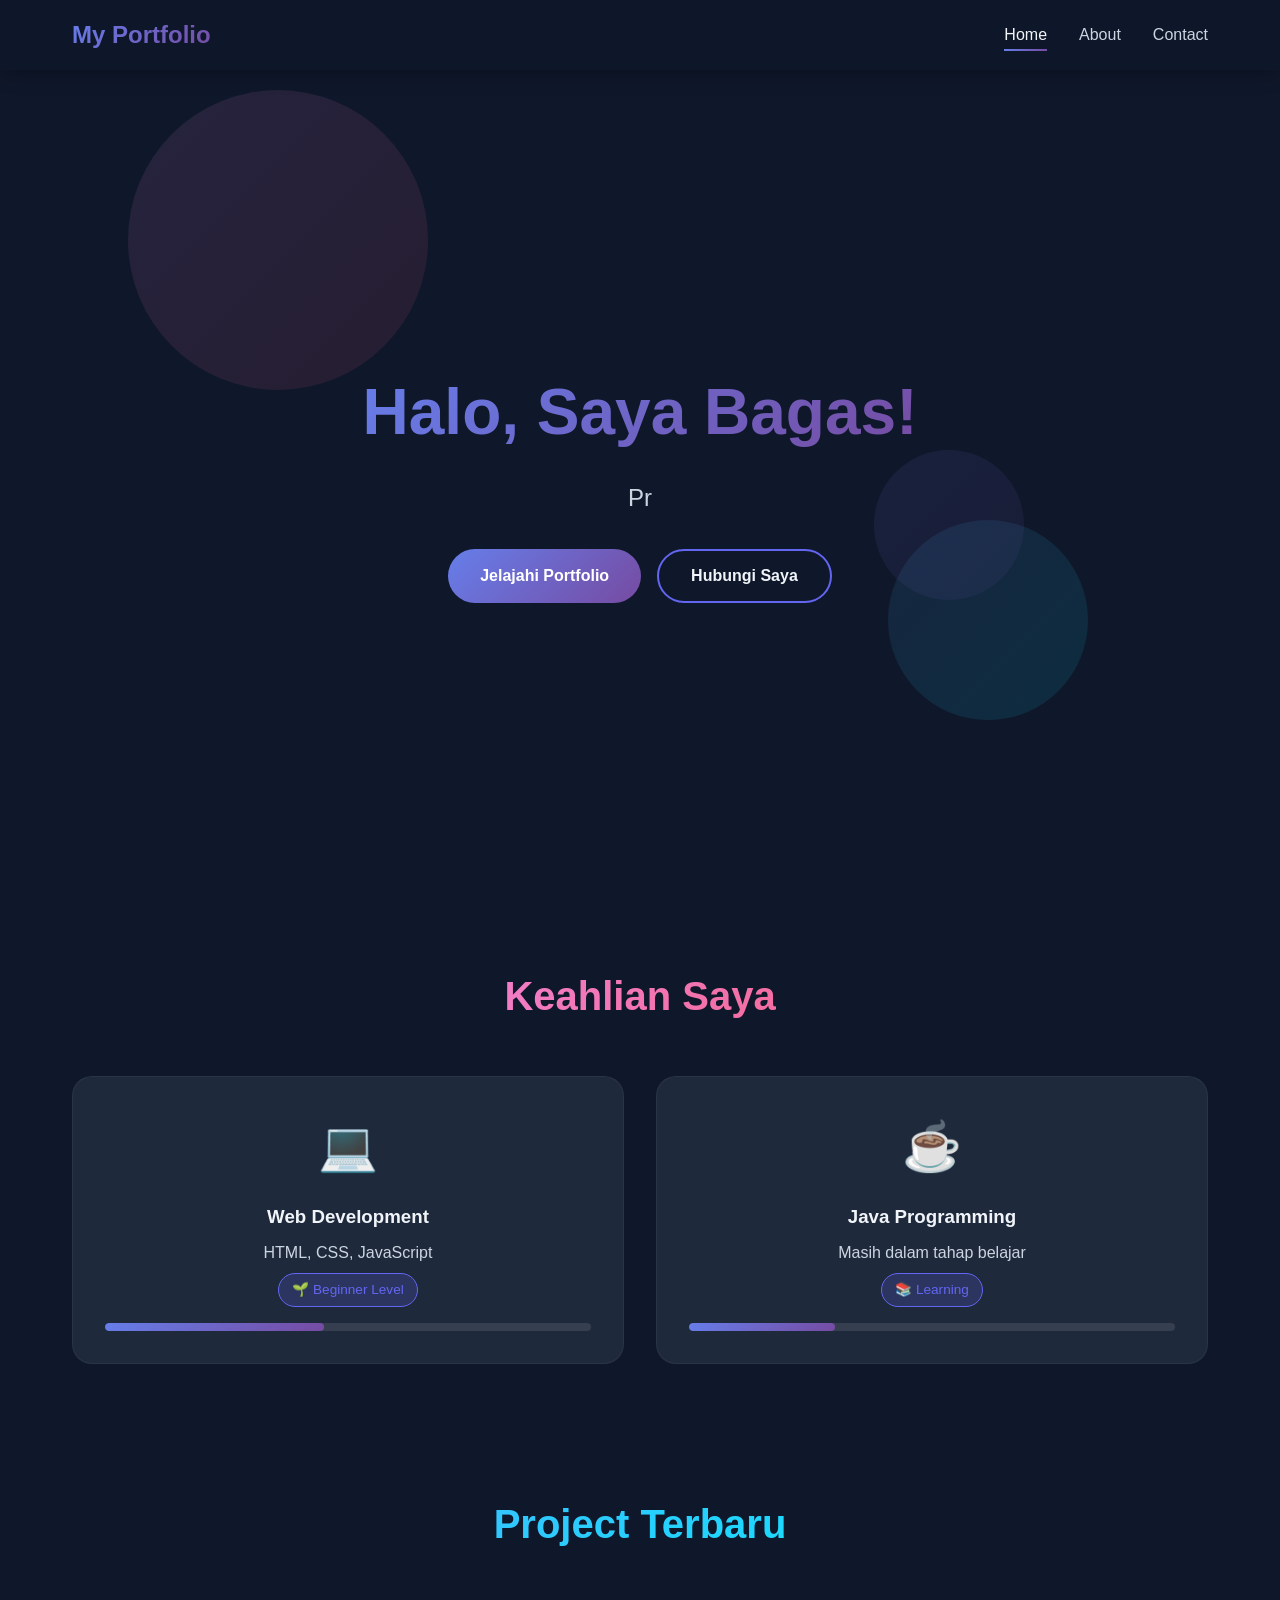
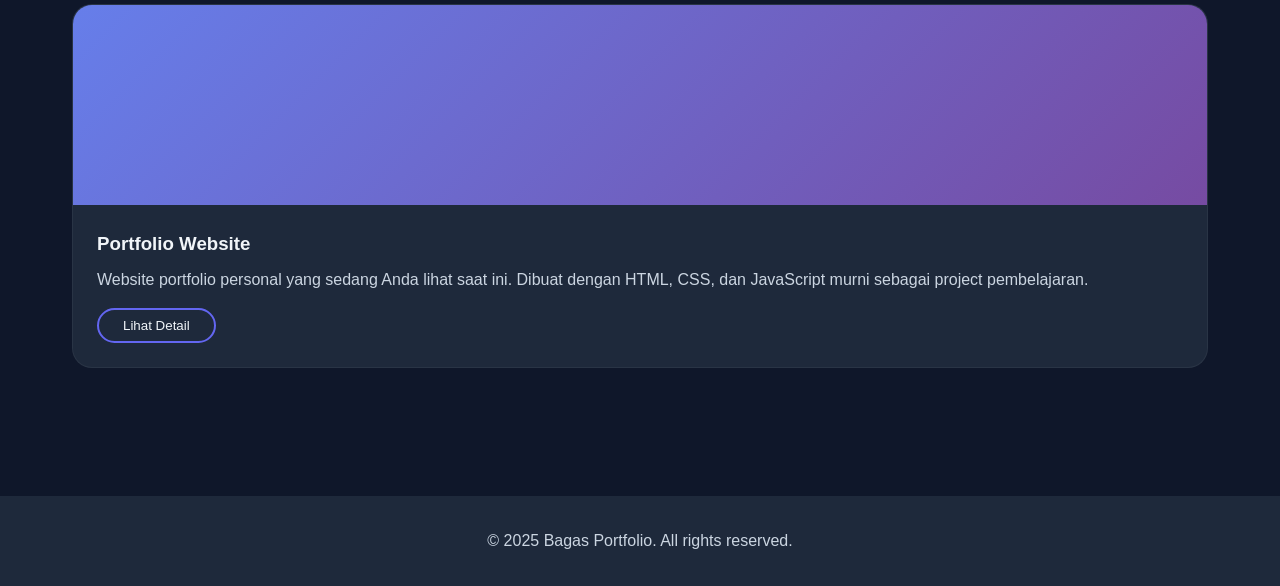
<file: index.html>
<!DOCTYPE html>
<html lang="id">
<head>
    <meta charset="UTF-8">
    <meta name="viewport" content="width=device-width, initial-scale=1.0">
    <title>Portfolio - Home</title>
    <link rel="stylesheet" href="styles.css">
</head>
<body>
    <nav class="navbar">
        <div class="nav-container">
            <div class="logo">My Portfolio</div>
            <ul class="nav-menu">
                <li><a href="home.html" class="active">Home</a></li>
                <li><a href="about.html">About</a></li>
                <li><a href="contact.html">Contact</a></li>
            </ul>
            <div class="hamburger">
                <span></span>
                <span></span>
                <span></span>
            </div>
        </div>
    </nav>

    <main>
        <section class="hero">
            <div class="hero-content">
                <h1 class="glitch" data-text="Halo, Saya Bagas">Halo, Saya Bagas!</h1>
                <p class="typing-text"></p>
                <div class="hero-buttons">
                    <button class="btn btn-primary" id="exploreBtn">Jelajahi Portfolio</button>
                    <button class="btn btn-secondary" id="contactBtn">Hubungi Saya</button>
                </div>
            </div>
            <div class="hero-animation">
                <div class="floating-shape shape-1"></div>
                <div class="floating-shape shape-2"></div>
                <div class="floating-shape shape-3"></div>
            </div>
        </section>

        <section class="skills">
            <h2>Keahlian Saya</h2>
            <div class="skills-grid">
                <div class="skill-card">
                    <div class="skill-icon">💻</div>
                    <h3>Web Development</h3>
                    <p>HTML, CSS, JavaScript</p>
                    <span class="skill-level">🌱 Beginner Level</span>
                    <div class="skill-bar">
                        <div class="skill-progress" data-progress="45"></div>
                    </div>
                </div>
                <div class="skill-card">
                    <div class="skill-icon">☕</div>
                    <h3>Java Programming</h3>
                    <p>Masih dalam tahap belajar</p>
                    <span class="skill-level">📚 Learning</span>
                    <div class="skill-bar">
                        <div class="skill-progress" data-progress="30"></div>
                    </div>
                </div>
            </div>
        </section>

        <section class="projects">
            <h2>Project Terbaru</h2>
            <div class="projects-grid">
                <div class="project-card">
                    <div class="project-image"></div>
                    <div class="project-info">
                        <h3>Portfolio Website</h3>
                        <p>Website portfolio personal yang sedang Anda lihat saat ini. Dibuat dengan HTML, CSS, dan JavaScript murni sebagai project pembelajaran.</p>
                        <button class="btn-small">Lihat Detail</button>
                    </div>
                </div>
            </div>
        </section>
    </main>

    <footer>
        <p>&copy; 2025 Bagas Portfolio. All rights reserved.</p>
    </footer>

    <script src="script.js"></script>
</body>
</html>
</file>
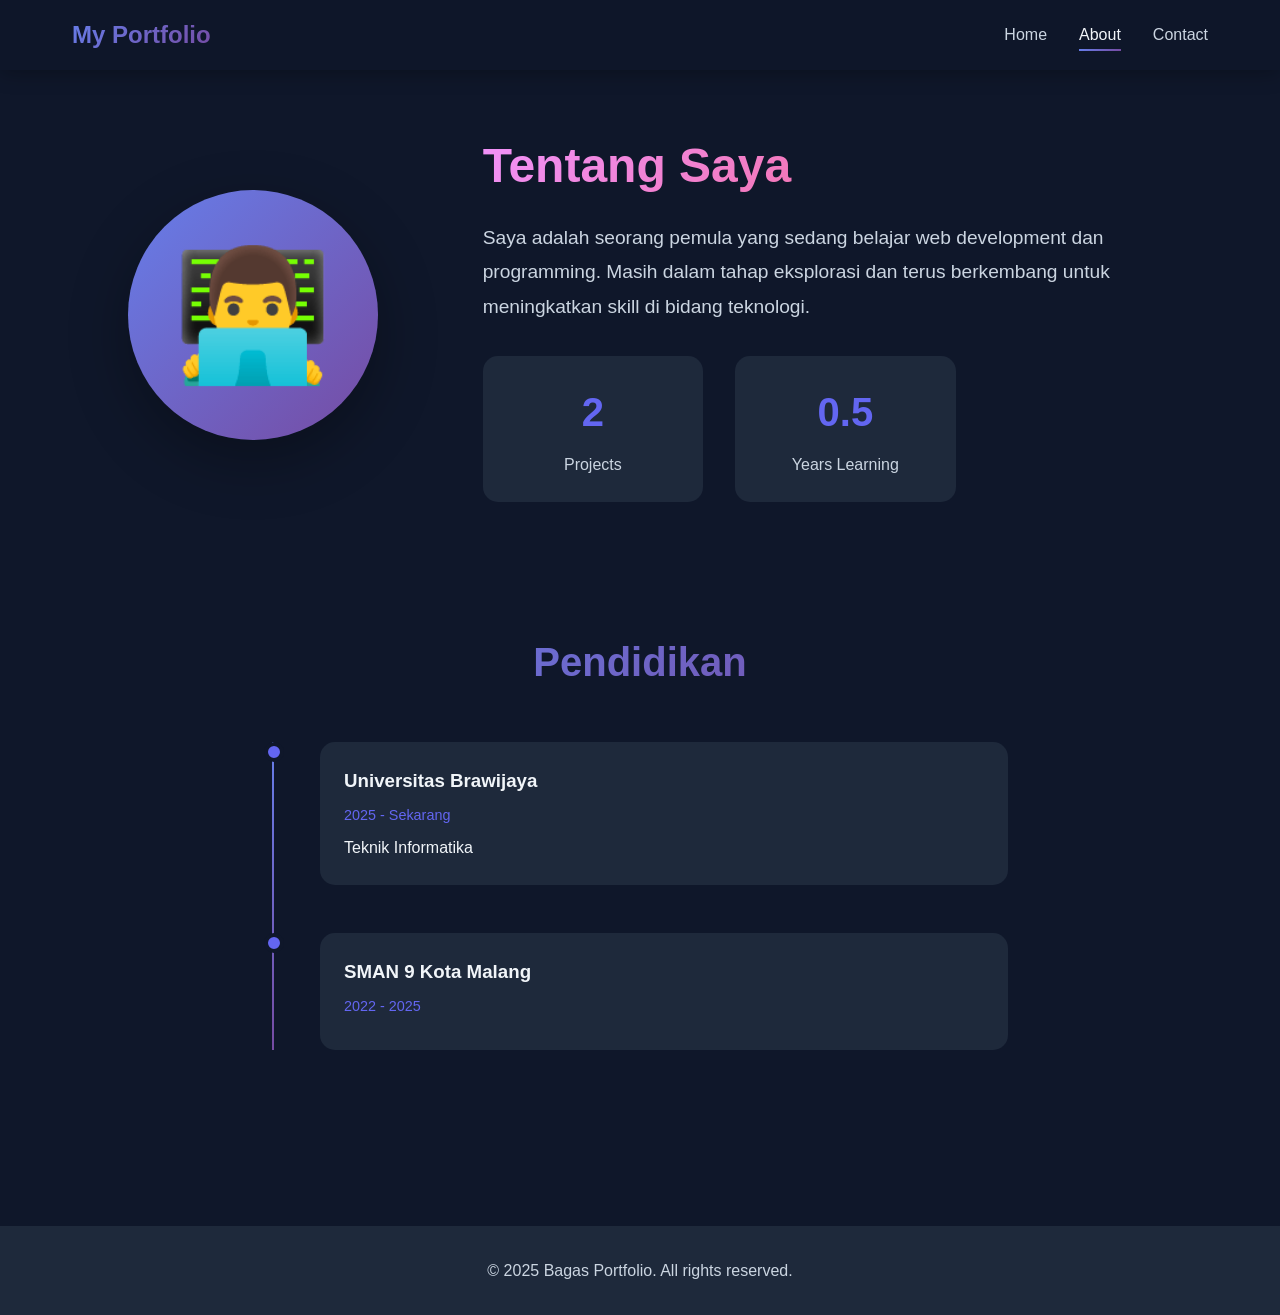
<file: about.html>
<!DOCTYPE html>
<html lang="id">
<head>
    <meta charset="UTF-8">
    <meta name="viewport" content="width=device-width, initial-scale=1.0">
    <title>Portfolio - About</title>
    <link rel="stylesheet" href="styles.css">
</head>
<body>
    <nav class="navbar">
        <div class="nav-container">
            <div class="logo">My Portfolio</div>
            <ul class="nav-menu">
                <li><a href="home.html">Home</a></li>
                <li><a href="about.html" class="active">About</a></li>
                <li><a href="contact.html">Contact</a></li>
            </ul>
            <div class="hamburger">
                <span></span>
                <span></span>
                <span></span>
            </div>
        </div>
    </nav>

    <main>
        <section class="about-hero">
            <div class="about-container">
                <div class="about-image">
                    <div class="profile-pic">
                        <div class="profile-placeholder">👨‍💻</div>
                    </div>
                </div>
                <div class="about-content">
                    <h1>Tentang Saya</h1>
                    <p class="intro-text">Saya adalah seorang pemula yang sedang belajar web development dan programming. Masih dalam tahap eksplorasi dan terus berkembang untuk meningkatkan skill di bidang teknologi.</p>
                    
                    <div class="about-stats">
                        <div class="stat-item">
                            <h3 class="counter" data-target="2">0</h3>
                            <p>Projects</p>
                        </div>
                        <div class="stat-item">
                            <h3 class="counter" data-target="0.5">0</h3>
                            <p>Years Learning</p>
                        </div>
                    </div>
                </div>
            </div>
        </section>

        <section class="education">
            <h2>Pendidikan</h2>
            <div class="timeline">
                <div class="timeline-item">
                    <div class="timeline-dot"></div>
                    <div class="timeline-content">
                        <h3>Universitas Brawijaya</h3>
                        <p class="timeline-date">2025 - Sekarang</p>
                        <p>Teknik Informatika</p>
                    </div>
                </div>
                <div class="timeline-item">
                    <div class="timeline-dot"></div>
                    <div class="timeline-content">
                        <h3>SMAN 9 Kota Malang</h3>
                        <p class="timeline-date">2022 - 2025</p>
                    </div>
                </div>
            </div>
        </section>
    </main>

    <footer>
        <p>&copy; 2025 Bagas Portfolio. All rights reserved.</p>
    </footer>

    <script src="script.js"></script>
</body>
</html>
</file>
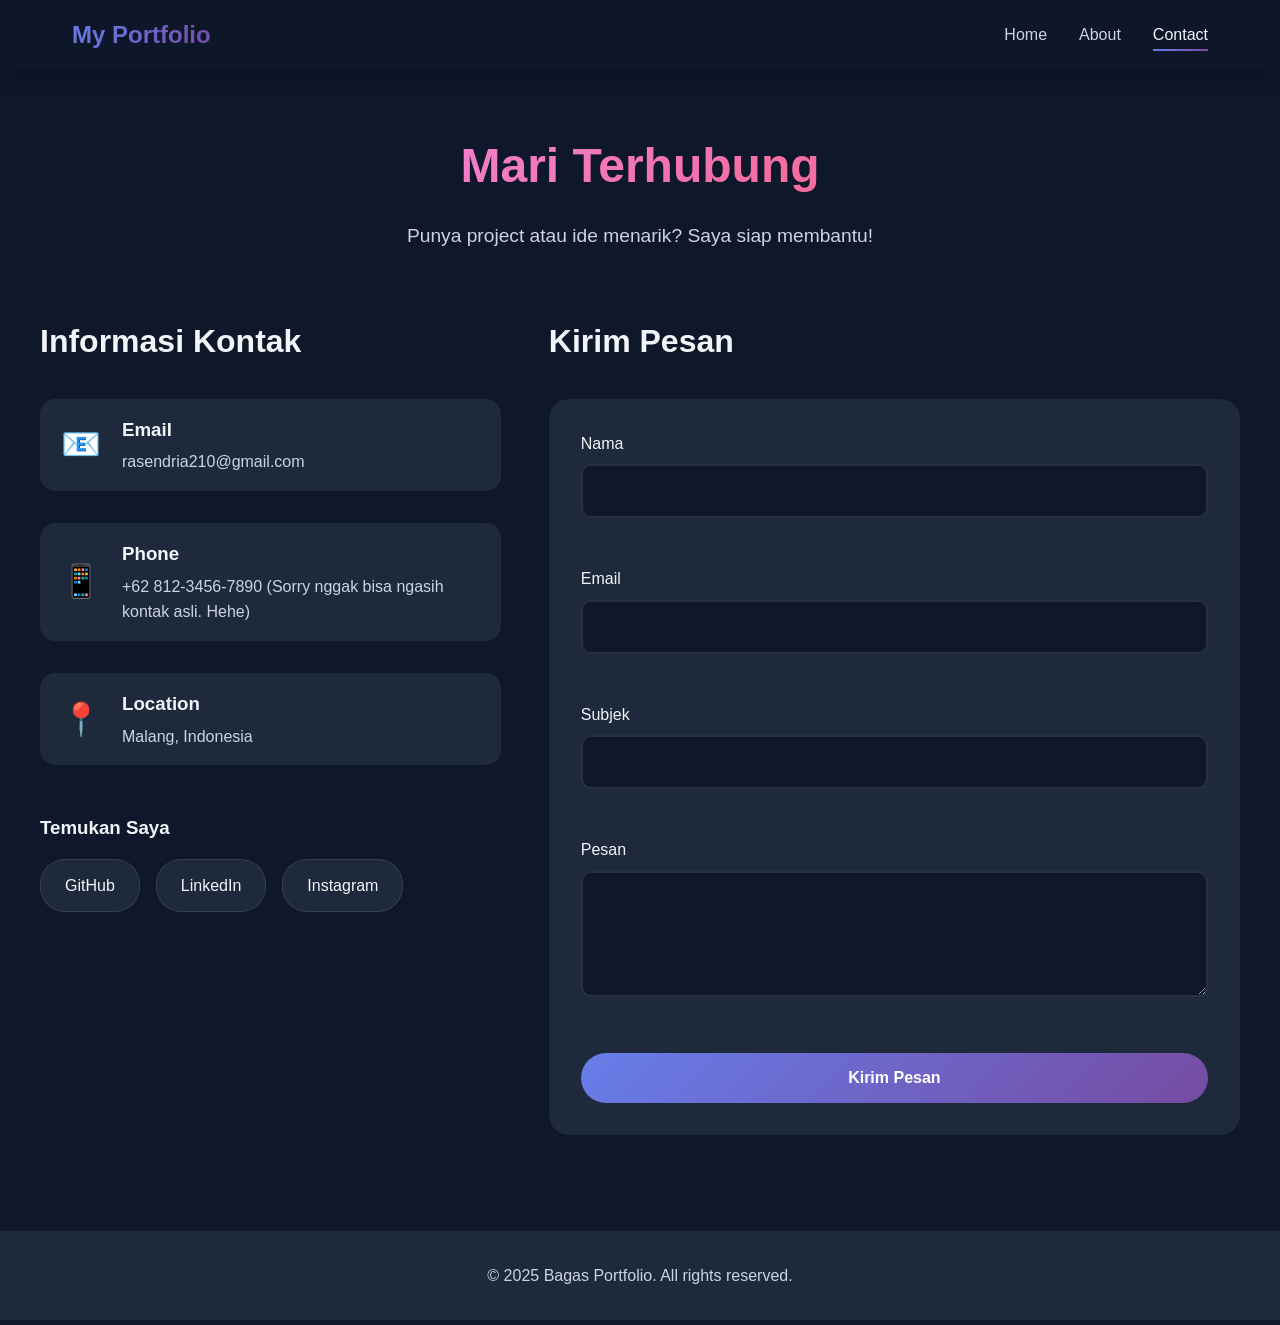
<file: contact.html>
<!DOCTYPE html>
<html lang="id">
<head>
    <meta charset="UTF-8">
    <meta name="viewport" content="width=device-width, initial-scale=1.0">
    <title>Portfolio - Contact</title>
    <link rel="stylesheet" href="styles.css">
</head>
<body>
    <nav class="navbar">
        <div class="nav-container">
            <div class="logo">My Portfolio</div>
            <ul class="nav-menu">
                <li><a href="home.html">Home</a></li>
                <li><a href="about.html">About</a></li>
                <li><a href="contact.html" class="active">Contact</a></li>
            </ul>
            <div class="hamburger">
                <span></span>
                <span></span>
                <span></span>
            </div>
        </div>
    </nav>

    <main>
        <section class="contact-hero">
            <h1>Mari Terhubung</h1>
            <p>Punya project atau ide menarik? Saya siap membantu!</p>
        </section>

        <section class="contact-content">
            <div class="contact-container">
                <div class="contact-info">
                    <h2>Informasi Kontak</h2>
                    <div class="info-item">
                        <div class="info-icon">📧</div>
                        <div>
                            <h3>Email</h3>
                            <p>rasendria210@gmail.com</p>
                        </div>
                    </div>
                    <div class="info-item">
                        <div class="info-icon">📱</div>
                        <div>
                            <h3>Phone</h3>
                            <p>+62 812-3456-7890 (Sorry nggak bisa ngasih kontak asli. Hehe)</p>
                        </div>
                    </div>
                    <div class="info-item">
                        <div class="info-icon">📍</div>
                        <div>
                            <h3>Location</h3>
                            <p>Malang, Indonesia</p>
                        </div>
                    </div>
                    
                    <div class="social-links">
                        <h3>Temukan Saya</h3>
                        <div class="social-icons">
                            <a href="https://github.com/ajirasend" class="social-icon" target="_blank">GitHub</a>
                            <a href="https://www.linkedin.com/in/bagas-aji-rasendria-302144293" class="social-icon" target="_blank">LinkedIn</a>
                            <a href="https://www.instagram.com/bgs.ajirasend?igsh=MWJ4ZGd3c3BlemhxMQ==" class="social-icon" target="_blank">Instagram</a>
                        </div>
                    </div>
                </div>

                <div class="contact-form-wrapper">
                    <h2>Kirim Pesan</h2>
                    <form id="contactForm" class="contact-form">
                        <div class="form-group">
                            <label for="name">Nama</label>
                            <input type="text" id="name" name="name" required>
                            <span class="error-message" id="nameError"></span>
                        </div>
                        
                        <div class="form-group">
                            <label for="email">Email</label>
                            <input type="email" id="email" name="email" required>
                            <span class="error-message" id="emailError"></span>
                        </div>
                        
                        <div class="form-group">
                            <label for="subject">Subjek</label>
                            <input type="text" id="subject" name="subject" required>
                            <span class="error-message" id="subjectError"></span>
                        </div>
                        
                        <div class="form-group">
                            <label for="message">Pesan</label>
                            <textarea id="message" name="message" rows="5" required></textarea>
                            <span class="error-message" id="messageError"></span>
                        </div>
                        
                        <button type="submit" class="btn btn-primary btn-submit">
                            <span class="btn-text">Kirim Pesan</span>
                            <span class="btn-loader"></span>
                        </button>
                    </form>
                    
                    <div id="formSuccess" class="form-message success-message">
                        ✓ Pesan berhasil dikirim! Terima kasih telah menghubungi saya.
                    </div>
                </div>
            </div>
        </section>
    </main>

    <footer>
        <p>&copy; 2025 Bagas Portfolio. All rights reserved.</p>
    </footer>

    <script src="script.js"></script>
</body>
</html>
</file>
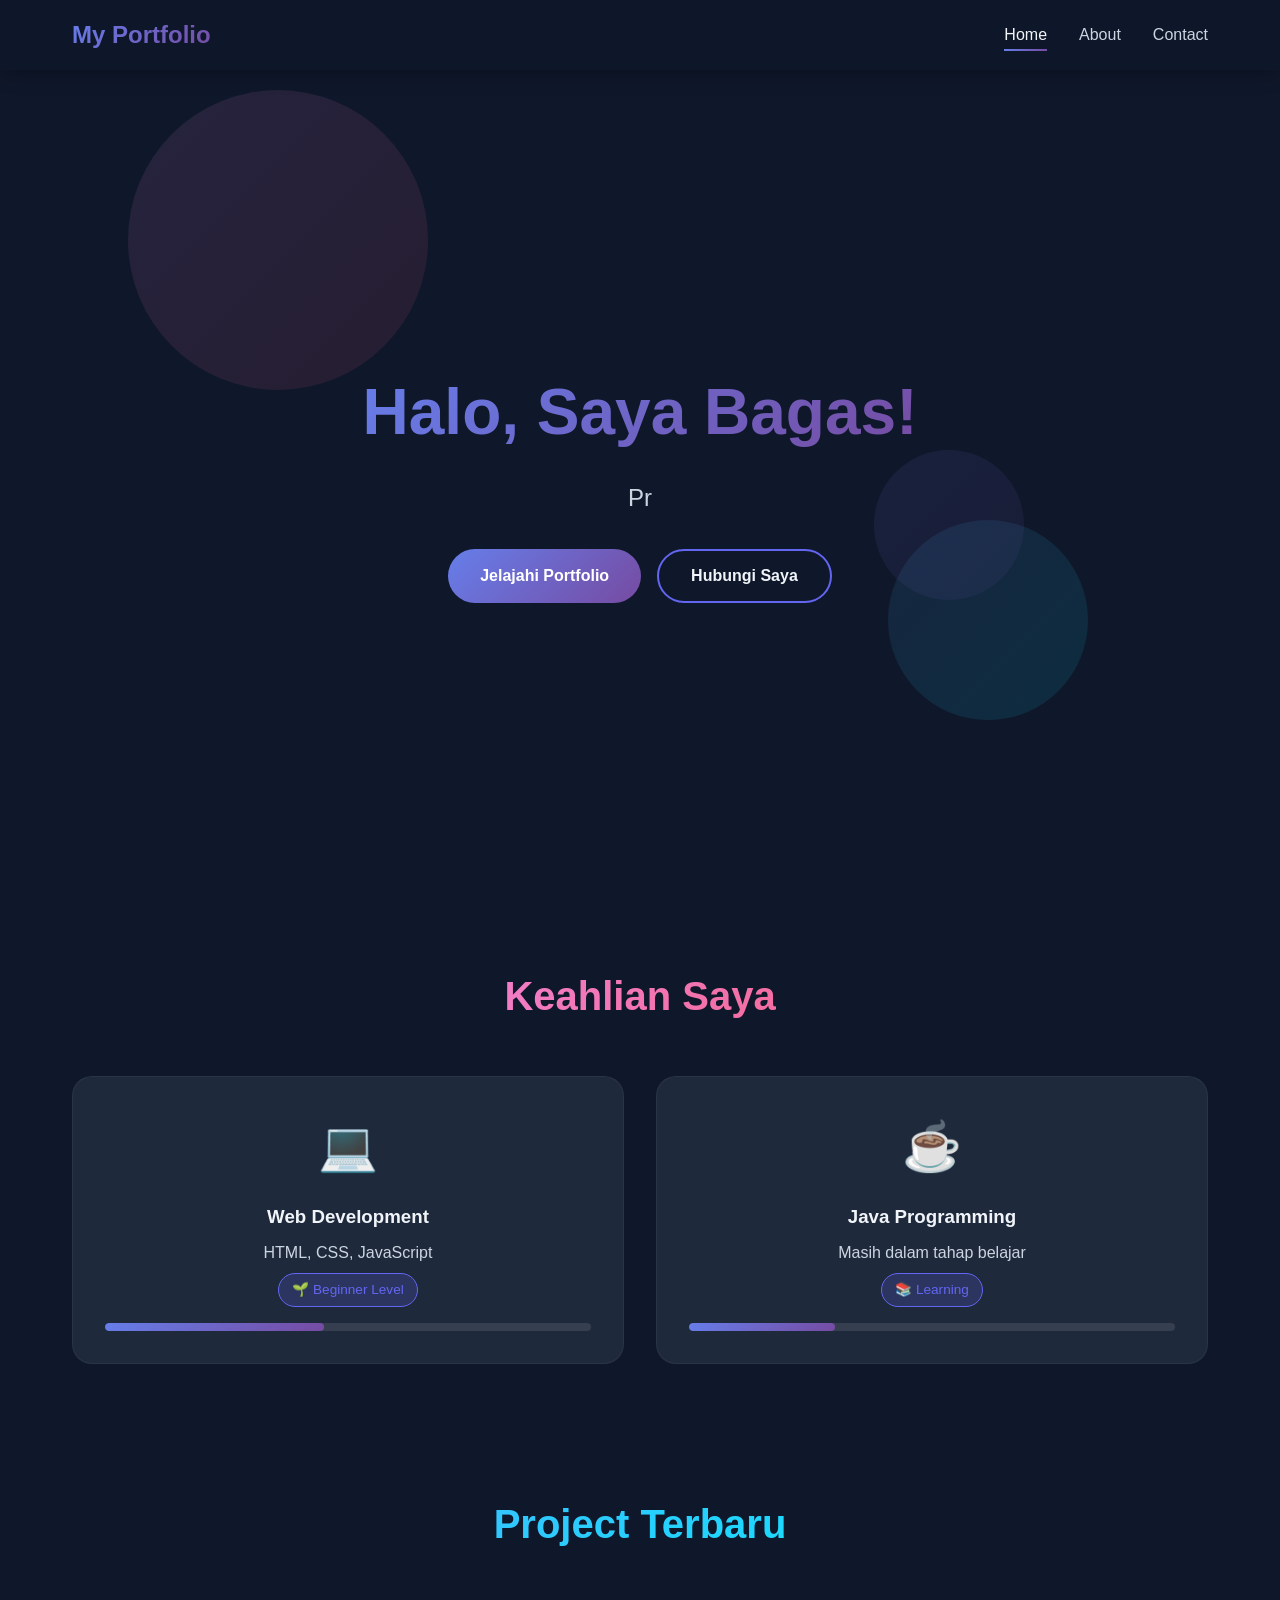
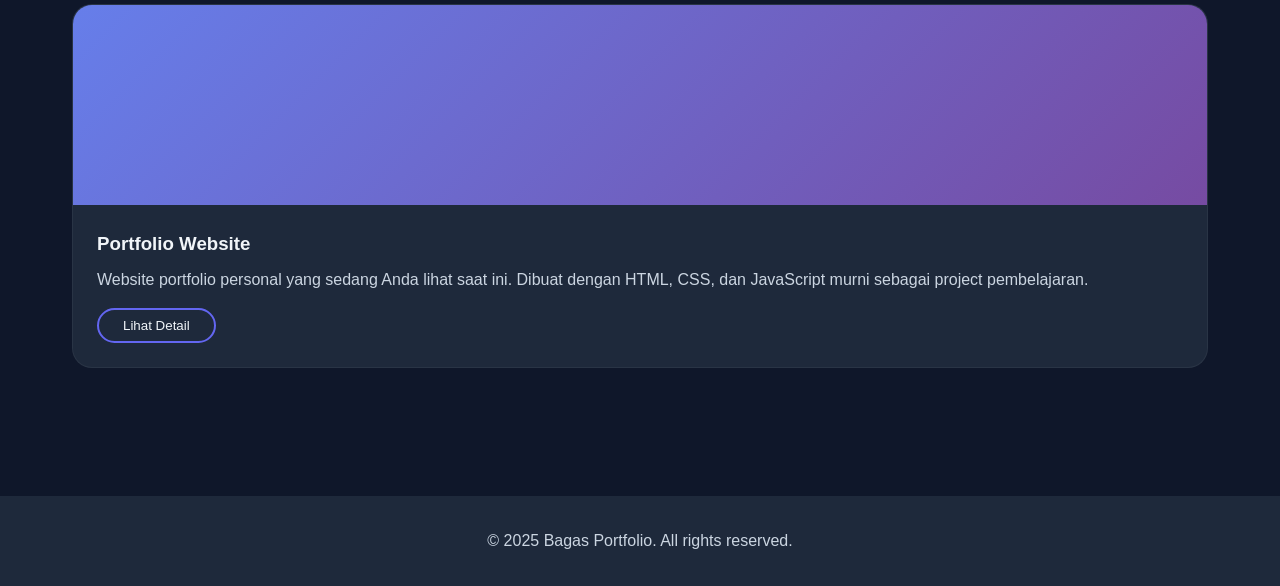
<file: home.html>
<!DOCTYPE html>
<html lang="id">
<head>
    <meta charset="UTF-8">
    <meta name="viewport" content="width=device-width, initial-scale=1.0">
    <title>Portfolio - Home</title>
    <link rel="stylesheet" href="styles.css">
</head>
<body>
    <nav class="navbar">
        <div class="nav-container">
            <div class="logo">My Portfolio</div>
            <ul class="nav-menu">
                <li><a href="home.html" class="active">Home</a></li>
                <li><a href="about.html">About</a></li>
                <li><a href="contact.html">Contact</a></li>
            </ul>
            <div class="hamburger">
                <span></span>
                <span></span>
                <span></span>
            </div>
        </div>
    </nav>

    <main>
        <section class="hero">
            <div class="hero-content">
                <h1 class="glitch" data-text="Halo, Saya Bagas">Halo, Saya Bagas!</h1>
                <p class="typing-text"></p>
                <div class="hero-buttons">
                    <button class="btn btn-primary" id="exploreBtn">Jelajahi Portfolio</button>
                    <button class="btn btn-secondary" id="contactBtn">Hubungi Saya</button>
                </div>
            </div>
            <div class="hero-animation">
                <div class="floating-shape shape-1"></div>
                <div class="floating-shape shape-2"></div>
                <div class="floating-shape shape-3"></div>
            </div>
        </section>

        <section class="skills">
            <h2>Keahlian Saya</h2>
            <div class="skills-grid">
                <div class="skill-card">
                    <div class="skill-icon">💻</div>
                    <h3>Web Development</h3>
                    <p>HTML, CSS, JavaScript</p>
                    <span class="skill-level">🌱 Beginner Level</span>
                    <div class="skill-bar">
                        <div class="skill-progress" data-progress="45"></div>
                    </div>
                </div>
                <div class="skill-card">
                    <div class="skill-icon">☕</div>
                    <h3>Java Programming</h3>
                    <p>Masih dalam tahap belajar</p>
                    <span class="skill-level">📚 Learning</span>
                    <div class="skill-bar">
                        <div class="skill-progress" data-progress="30"></div>
                    </div>
                </div>
            </div>
        </section>

        <section class="projects">
            <h2>Project Terbaru</h2>
            <div class="projects-grid">
                <div class="project-card">
                    <div class="project-image"></div>
                    <div class="project-info">
                        <h3>Portfolio Website</h3>
                        <p>Website portfolio personal yang sedang Anda lihat saat ini. Dibuat dengan HTML, CSS, dan JavaScript murni sebagai project pembelajaran.</p>
                        <button class="btn-small">Lihat Detail</button>
                    </div>
                </div>
            </div>
        </section>
    </main>

    <footer>
        <p>&copy; 2025 Bagas Portfolio. All rights reserved.</p>
    </footer>

    <script src="script.js"></script>
</body>
</html>
</file>
<file: styles.css>
/* Reset & Variables */
* {
    margin: 0;
    padding: 0;
    box-sizing: border-box;
}

:root {
    --primary-color: #6366f1;
    --secondary-color: #8b5cf6;
    --accent-color: #ec4899;
    --dark-bg: #0f172a;
    --light-bg: #1e293b;
    --text-primary: #f1f5f9;
    --text-secondary: #cbd5e1;
    --gradient-1: linear-gradient(135deg, #667eea 0%, #764ba2 100%);
    --gradient-2: linear-gradient(135deg, #f093fb 0%, #f5576c 100%);
    --gradient-3: linear-gradient(135deg, #4facfe 0%, #00f2fe 100%);
    --shadow: 0 20px 60px rgba(0, 0, 0, 0.3);
}

body {
    font-family: 'Segoe UI', Tahoma, Geneva, Verdana, sans-serif;
    background: var(--dark-bg);
    color: var(--text-primary);
    line-height: 1.6;
    overflow-x: hidden;
}

/* Navbar */
.navbar {
    position: fixed;
    top: 0;
    width: 100%;
    background: rgba(15, 23, 42, 0.95);
    backdrop-filter: blur(10px);
    z-index: 1000;
    padding: 1rem 0;
    box-shadow: 0 2px 20px rgba(0, 0, 0, 0.3);
}

.nav-container {
    max-width: 1200px;
    margin: 0 auto;
    padding: 0 2rem;
    display: flex;
    justify-content: space-between;
    align-items: center;
}

.logo {
    font-size: 1.5rem;
    font-weight: bold;
    background: var(--gradient-1);
    -webkit-background-clip: text;
    -webkit-text-fill-color: transparent;
    background-clip: text;
}

.nav-menu {
    display: flex;
    list-style: none;
    gap: 2rem;
}

.nav-menu a {
    color: var(--text-secondary);
    text-decoration: none;
    transition: all 0.3s ease;
    position: relative;
    padding: 0.5rem 0;
}

.nav-menu a::after {
    content: '';
    position: absolute;
    bottom: 0;
    left: 0;
    width: 0;
    height: 2px;
    background: var(--gradient-1);
    transition: width 0.3s ease;
}

.nav-menu a:hover::after,
.nav-menu a.active::after {
    width: 100%;
}

.nav-menu a:hover,
.nav-menu a.active {
    color: var(--text-primary);
}

.hamburger {
    display: none;
    flex-direction: column;
    cursor: pointer;
    gap: 4px;
}

.hamburger span {
    width: 25px;
    height: 3px;
    background: var(--text-primary);
    transition: all 0.3s ease;
}

/* Hero Section */
.hero {
    min-height: 100vh;
    display: flex;
    align-items: center;
    justify-content: center;
    padding: 8rem 2rem 4rem;
    position: relative;
    overflow: hidden;
}

.hero-content {
    max-width: 800px;
    text-align: center;
    z-index: 2;
}

.hero h1 {
    font-size: 4rem;
    margin-bottom: 1rem;
    background: var(--gradient-1);
    -webkit-background-clip: text;
    -webkit-text-fill-color: transparent;
    background-clip: text;
    animation: fadeInUp 1s ease;
}

.glitch {
    position: relative;
}

.typing-text {
    font-size: 1.5rem;
    color: var(--text-secondary);
    min-height: 2rem;
    margin-bottom: 2rem;
}

.hero-buttons {
    display: flex;
    gap: 1rem;
    justify-content: center;
    flex-wrap: wrap;
}

.btn {
    padding: 1rem 2rem;
    border: none;
    border-radius: 50px;
    font-size: 1rem;
    cursor: pointer;
    transition: all 0.3s ease;
    font-weight: 600;
    position: relative;
    overflow: hidden;
}

.btn-primary {
    background: var(--gradient-1);
    color: white;
}

.btn-primary:hover {
    transform: translateY(-3px);
    box-shadow: 0 10px 30px rgba(102, 102, 241, 0.4);
}

.btn-secondary {
    background: transparent;
    color: var(--text-primary);
    border: 2px solid var(--primary-color);
}

.btn-secondary:hover {
    background: var(--primary-color);
    transform: translateY(-3px);
}

/* Floating Shapes */
.hero-animation {
    position: absolute;
    width: 100%;
    height: 100%;
    top: 0;
    left: 0;
    z-index: 1;
    pointer-events: none;
}

.floating-shape {
    position: absolute;
    border-radius: 50%;
    animation: float 6s ease-in-out infinite;
    opacity: 0.1;
}

.shape-1 {
    width: 300px;
    height: 300px;
    background: var(--gradient-2);
    top: 10%;
    left: 10%;
    animation-delay: 0s;
}

.shape-2 {
    width: 200px;
    height: 200px;
    background: var(--gradient-3);
    bottom: 20%;
    right: 15%;
    animation-delay: 2s;
}

.shape-3 {
    width: 150px;
    height: 150px;
    background: var(--gradient-1);
    top: 50%;
    right: 20%;
    animation-delay: 4s;
}

@keyframes float {
    0%, 100% {
        transform: translateY(0) rotate(0deg);
    }
    50% {
        transform: translateY(-30px) rotate(180deg);
    }
}

@keyframes fadeInUp {
    from {
        opacity: 0;
        transform: translateY(30px);
    }
    to {
        opacity: 1;
        transform: translateY(0);
    }
}

/* Skills Section */
.skills {
    padding: 4rem 2rem;
    max-width: 1200px;
    margin: 0 auto;
}

.skills h2 {
    text-align: center;
    font-size: 2.5rem;
    margin-bottom: 3rem;
    background: var(--gradient-2);
    -webkit-background-clip: text;
    -webkit-text-fill-color: transparent;
    background-clip: text;
}

.skills-grid {
    display: grid;
    grid-template-columns: repeat(auto-fit, minmax(280px, 1fr));
    gap: 2rem;
}

.skill-card {
    background: var(--light-bg);
    padding: 2rem;
    border-radius: 20px;
    text-align: center;
    transition: all 0.3s ease;
    border: 1px solid rgba(255, 255, 255, 0.05);
}

.skill-card:hover {
    transform: translateY(-10px);
    box-shadow: var(--shadow);
    border-color: var(--primary-color);
}

.skill-icon {
    font-size: 3rem;
    margin-bottom: 1rem;
}

.skill-card h3 {
    color: var(--text-primary);
    margin-bottom: 0.5rem;
}

.skill-card p {
    color: var(--text-secondary);
    margin-bottom: 0.5rem;
}

.skill-level {
    display: inline-block;
    padding: 0.3rem 0.8rem;
    background: rgba(99, 102, 241, 0.2);
    border: 1px solid var(--primary-color);
    border-radius: 20px;
    font-size: 0.85rem;
    color: var(--primary-color);
    margin-bottom: 1rem;
}

.skill-bar {
    width: 100%;
    height: 8px;
    background: rgba(255, 255, 255, 0.1);
    border-radius: 10px;
    overflow: hidden;
}

.skill-progress {
    height: 100%;
    background: var(--gradient-1);
    width: 0;
    transition: width 1s ease;
    border-radius: 10px;
}

/* Projects Section */
.projects {
    padding: 4rem 2rem;
    max-width: 1200px;
    margin: 0 auto;
}

.projects h2 {
    text-align: center;
    font-size: 2.5rem;
    margin-bottom: 3rem;
    background: var(--gradient-3);
    -webkit-background-clip: text;
    -webkit-text-fill-color: transparent;
    background-clip: text;
}

.projects-grid {
    display: grid;
    grid-template-columns: repeat(auto-fit, minmax(300px, 1fr));
    gap: 2rem;
}

.project-card {
    background: var(--light-bg);
    border-radius: 20px;
    overflow: hidden;
    transition: all 0.3s ease;
    border: 1px solid rgba(255, 255, 255, 0.05);
}

.project-card:hover {
    transform: translateY(-10px);
    box-shadow: var(--shadow);
}

.project-image {
    width: 100%;
    height: 200px;
    background: var(--gradient-1);
    position: relative;
}

.project-info {
    padding: 1.5rem;
}

.project-info h3 {
    margin-bottom: 0.5rem;
    color: var(--text-primary);
}

.project-info p {
    color: var(--text-secondary);
    margin-bottom: 1rem;
}

.btn-small {
    padding: 0.5rem 1.5rem;
    background: transparent;
    border: 2px solid var(--primary-color);
    color: var(--text-primary);
    border-radius: 25px;
    cursor: pointer;
    transition: all 0.3s ease;
}

.btn-small:hover {
    background: var(--primary-color);
    transform: translateX(5px);
}

/* About Page */
.about-hero {
    padding: 8rem 2rem 4rem;
    max-width: 1200px;
    margin: 0 auto;
}

.about-container {
    display: grid;
    grid-template-columns: 1fr 2fr;
    gap: 3rem;
    align-items: center;
}

.about-image {
    display: flex;
    justify-content: center;
}

.profile-pic {
    width: 250px;
    height: 250px;
    border-radius: 50%;
    background: var(--gradient-1);
    display: flex;
    align-items: center;
    justify-content: center;
    box-shadow: var(--shadow);
    animation: float 6s ease-in-out infinite;
}

.profile-placeholder {
    font-size: 8rem;
}

.about-content h1 {
    font-size: 3rem;
    margin-bottom: 1rem;
    background: var(--gradient-2);
    -webkit-background-clip: text;
    -webkit-text-fill-color: transparent;
    background-clip: text;
}

.intro-text {
    font-size: 1.2rem;
    color: var(--text-secondary);
    line-height: 1.8;
    margin-bottom: 2rem;
}

.about-stats {
    display: grid;
    grid-template-columns: repeat(3, 1fr);
    gap: 2rem;
    margin-top: 2rem;
}

.stat-item {
    text-align: center;
    padding: 1.5rem;
    background: var(--light-bg);
    border-radius: 15px;
    transition: all 0.3s ease;
}

.stat-item:hover {
    transform: translateY(-5px);
    box-shadow: 0 10px 30px rgba(0, 0, 0, 0.3);
}

.stat-item h3 {
    font-size: 2.5rem;
    color: var(--primary-color);
    margin-bottom: 0.5rem;
}

.stat-item p {
    color: var(--text-secondary);
}

/* Education Timeline */
.education {
    padding: 4rem 2rem;
    max-width: 800px;
    margin: 0 auto;
}

.education h2 {
    text-align: center;
    font-size: 2.5rem;
    margin-bottom: 3rem;
    background: var(--gradient-1);
    -webkit-background-clip: text;
    -webkit-text-fill-color: transparent;
    background-clip: text;
}

.timeline {
    position: relative;
    padding-left: 3rem;
}

.timeline::before {
    content: '';
    position: absolute;
    left: 0;
    top: 0;
    height: 100%;
    width: 2px;
    background: var(--gradient-1);
}

.timeline-item {
    position: relative;
    margin-bottom: 3rem;
}

.timeline-dot {
    position: absolute;
    left: -3.5rem;
    top: 0;
    width: 20px;
    height: 20px;
    border-radius: 50%;
    background: var(--primary-color);
    border: 4px solid var(--dark-bg);
    z-index: 1;
}

.timeline-content {
    background: var(--light-bg);
    padding: 1.5rem;
    border-radius: 15px;
    transition: all 0.3s ease;
}

.timeline-content:hover {
    transform: translateX(10px);
    box-shadow: var(--shadow);
}

.timeline-content h3 {
    color: var(--text-primary);
    margin-bottom: 0.5rem;
}

.timeline-date {
    color: var(--primary-color);
    font-size: 0.9rem;
    margin-bottom: 0.5rem;
}

/* Contact Page */
.contact-hero {
    text-align: center;
    padding: 8rem 2rem 2rem;
}

.contact-hero h1 {
    font-size: 3rem;
    margin-bottom: 1rem;
    background: var(--gradient-2);
    -webkit-background-clip: text;
    -webkit-text-fill-color: transparent;
    background-clip: text;
}

.contact-hero p {
    font-size: 1.2rem;
    color: var(--text-secondary);
}

.contact-content {
    padding: 2rem;
}

.contact-container {
    max-width: 1200px;
    margin: 0 auto;
    display: grid;
    grid-template-columns: 1fr 1.5fr;
    gap: 3rem;
}

.contact-info h2 {
    font-size: 2rem;
    margin-bottom: 2rem;
    color: var(--text-primary);
}

.info-item {
    display: flex;
    gap: 1rem;
    margin-bottom: 2rem;
    padding: 1rem;
    background: var(--light-bg);
    border-radius: 15px;
    transition: all 0.3s ease;
}

.info-item:hover {
    transform: translateX(10px);
    box-shadow: 0 5px 20px rgba(0, 0, 0, 0.2);
}

.info-icon {
    font-size: 2rem;
    min-width: 50px;
    display: flex;
    align-items: center;
    justify-content: center;
}

.info-item h3 {
    color: var(--text-primary);
    margin-bottom: 0.3rem;
}

.info-item p {
    color: var(--text-secondary);
}

.social-links {
    margin-top: 3rem;
}

.social-links h3 {
    margin-bottom: 1rem;
    color: var(--text-primary);
}

.social-icons {
    display: flex;
    gap: 1rem;
    flex-wrap: wrap;
}

.social-icon {
    padding: 0.8rem 1.5rem;
    background: var(--light-bg);
    color: var(--text-primary);
    text-decoration: none;
    border-radius: 25px;
    transition: all 0.3s ease;
    border: 1px solid rgba(255, 255, 255, 0.1);
}

.social-icon:hover {
    background: var(--gradient-1);
    transform: translateY(-3px);
    box-shadow: 0 5px 20px rgba(102, 102, 241, 0.4);
}

/* Contact Form */
.contact-form-wrapper h2 {
    font-size: 2rem;
    margin-bottom: 2rem;
    color: var(--text-primary);
}

.contact-form {
    background: var(--light-bg);
    padding: 2rem;
    border-radius: 20px;
}

.form-group {
    margin-bottom: 1.5rem;
}

.form-group label {
    display: block;
    margin-bottom: 0.5rem;
    color: var(--text-primary);
    font-weight: 500;
}

.form-group input,
.form-group textarea {
    width: 100%;
    padding: 1rem;
    background: var(--dark-bg);
    border: 2px solid rgba(255, 255, 255, 0.1);
    border-radius: 10px;
    color: var(--text-primary);
    font-size: 1rem;
    transition: all 0.3s ease;
}

.form-group input:focus,
.form-group textarea:focus {
    outline: none;
    border-color: var(--primary-color);
    box-shadow: 0 0 0 3px rgba(99, 102, 241, 0.1);
}

.error-message {
    color: #ef4444;
    font-size: 0.875rem;
    margin-top: 0.25rem;
    display: block;
    min-height: 1.25rem;
}

.btn-submit {
    width: 100%;
    position: relative;
}

.btn-loader {
    display: none;
    width: 20px;
    height: 20px;
    border: 2px solid #ffffff;
    border-top-color: transparent;
    border-radius: 50%;
    animation: spin 0.6s linear infinite;
}

.btn-submit.loading .btn-text {
    opacity: 0;
}

.btn-submit.loading .btn-loader {
    display: inline-block;
    position: absolute;
    left: 50%;
    top: 50%;
    transform: translate(-50%, -50%);
}

@keyframes spin {
    to {
        transform: rotate(360deg);
    }
}

.form-message {
    margin-top: 1rem;
    padding: 1rem;
    border-radius: 10px;
    text-align: center;
    display: none;
}

.success-message {
    background: rgba(16, 185, 129, 0.1);
    border: 1px solid #10b981;
    color: #10b981;
}

.form-message.show {
    display: block;
    animation: slideIn 0.3s ease;
}

@keyframes slideIn {
    from {
        opacity: 0;
        transform: translateY(-10px);
    }
    to {
        opacity: 1;
        transform: translateY(0);
    }
}

/* Footer */
footer {
    text-align: center;
    padding: 2rem;
    background: var(--light-bg);
    color: var(--text-secondary);
    margin-top: 4rem;
}

/* Responsive Design */
@media (max-width: 768px) {
    .hamburger {
        display: flex;
    }
    
    .nav-menu {
        position: fixed;
        left: -100%;
        top: 70px;
        flex-direction: column;
        background: rgba(15, 23, 42, 0.98);
        width: 100%;
        text-align: center;
        transition: 0.3s;
        padding: 2rem;
        gap: 1rem;
    }
    
    .nav-menu.active {
        left: 0;
    }
    
    .hero h1 {
        font-size: 2.5rem;
    }
    
    .typing-text {
        font-size: 1.2rem;
    }
    
    .about-container {
        grid-template-columns: 1fr;
        text-align: center;
    }
    
    .about-stats {
        grid-template-columns: 1fr;
    }
    
    .contact-container {
        grid-template-columns: 1fr;
    }
    
    .skills-grid,
    .projects-grid,
    .cert-grid {
        grid-template-columns: 1fr;
    }
}

@media (max-width: 480px) {
    .hero h1 {
        font-size: 2rem;
    }
    
    .hero-buttons {
        flex-direction: column;
    }
    
    .btn {
        width: 100%;
    }
}
</file>
